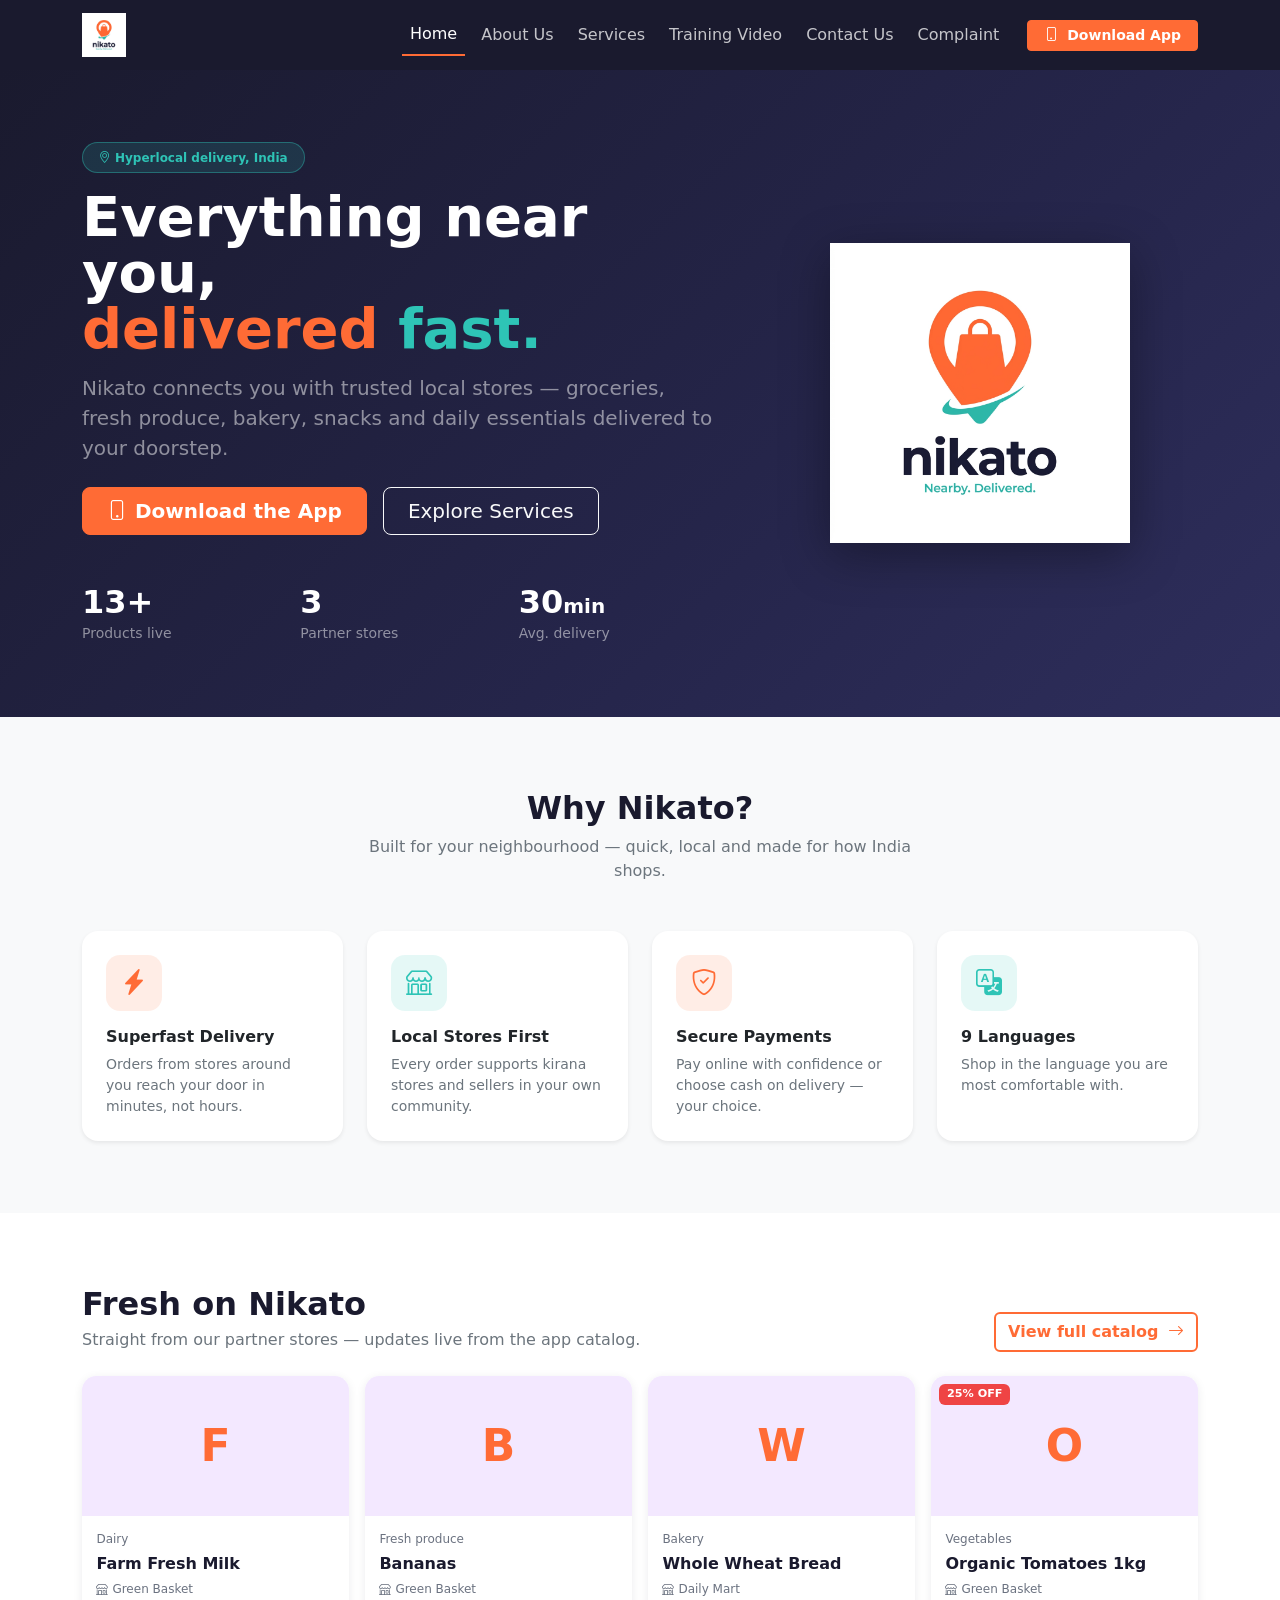
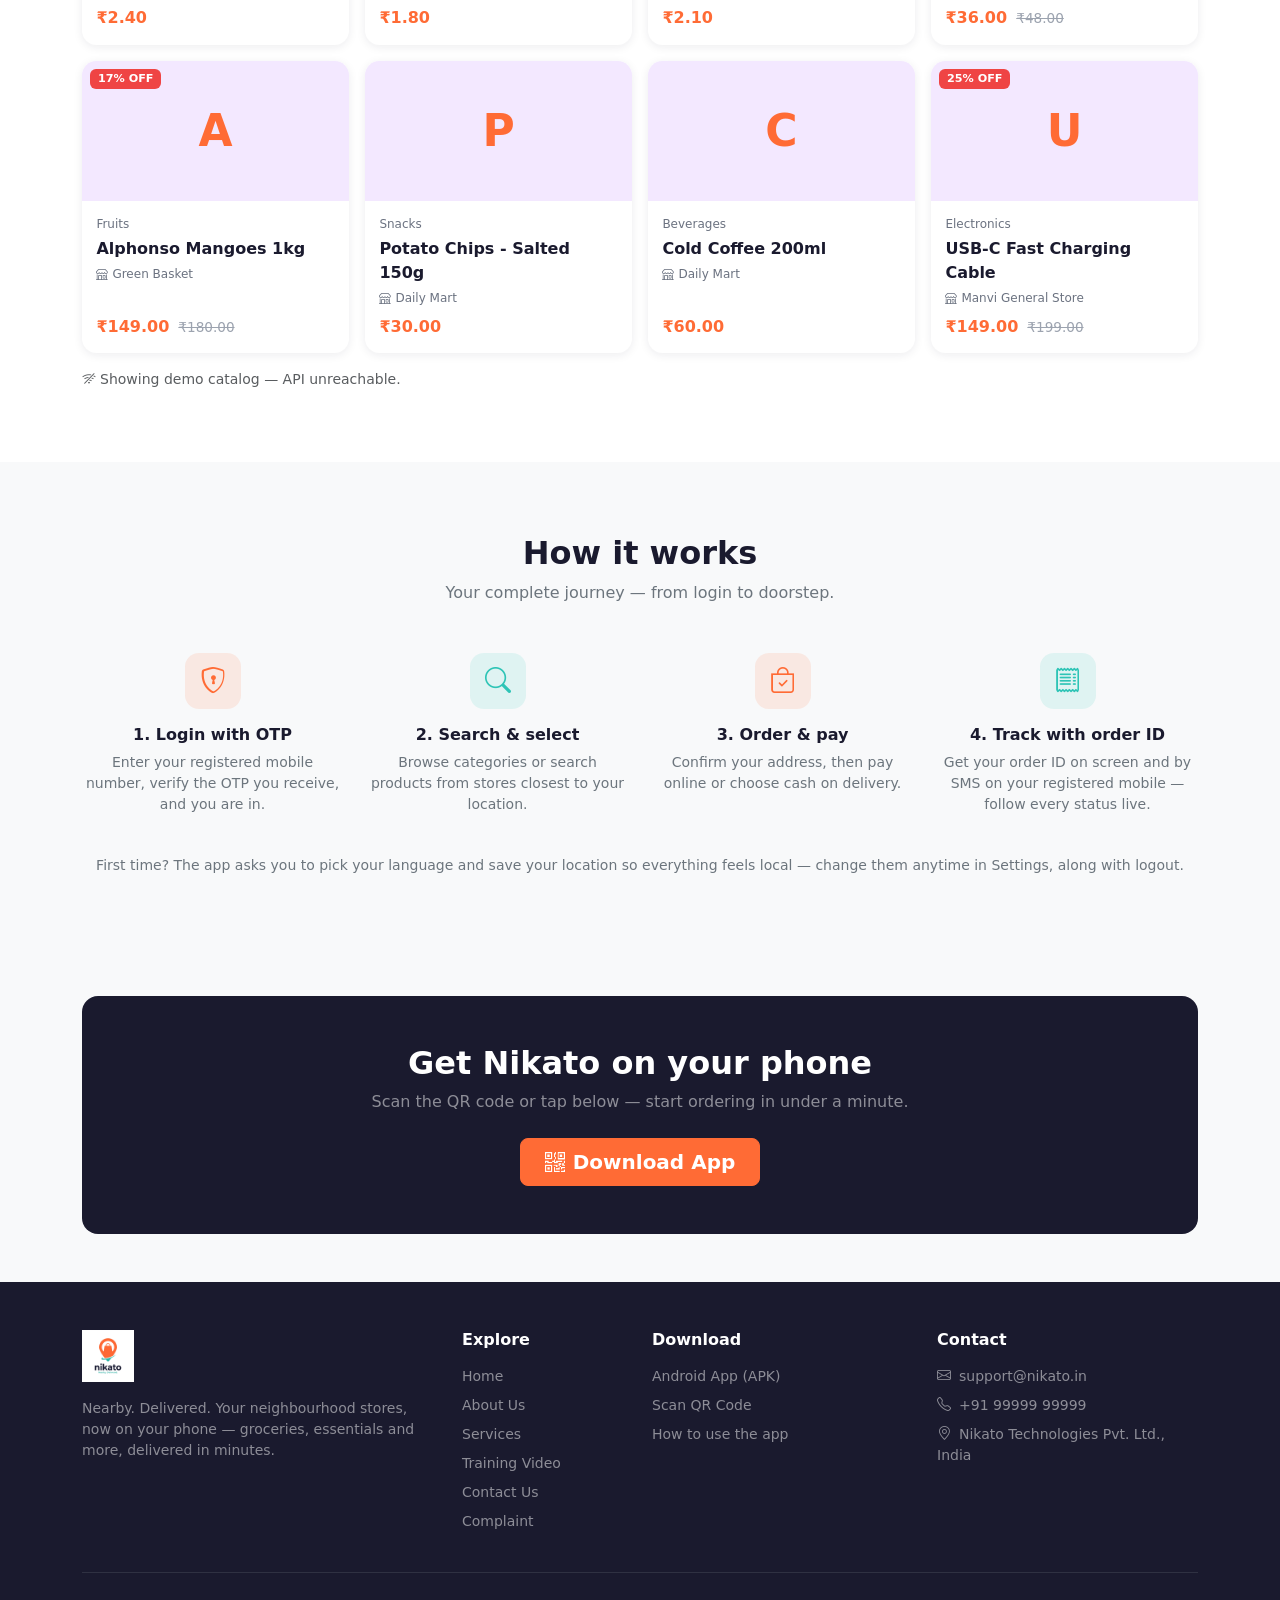
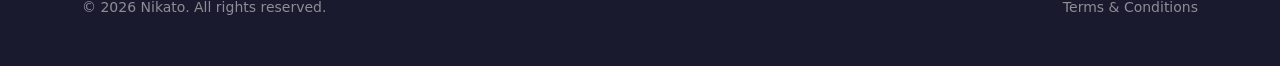
<file: index.html>
<!DOCTYPE html>
<html lang="en">
<head>
  <meta charset="UTF-8">
  <meta name="viewport" content="width=device-width, initial-scale=1">
  <title>Nikato — Nearby. Delivered.</title>
  <meta name="description" content="Nikato delivers groceries, fresh produce and daily essentials from stores near you — fast, local, reliable.">
  <link rel="icon" type="image/png" href="assets/logo.png">
  <link href="https://cdn.jsdelivr.net/npm/bootstrap@5.3.3/dist/css/bootstrap.min.css" rel="stylesheet">
  <link href="https://cdn.jsdelivr.net/npm/bootstrap-icons@1.11.3/font/bootstrap-icons.min.css" rel="stylesheet">
  <link href="css/style.css" rel="stylesheet">
</head>
<body>

  <div id="site-nav"></div>

  <!-- Hero -->
  <header class="hero">
    <div class="container py-5">
      <div class="row align-items-center g-5 py-4">
        <div class="col-lg-7">
          <span class="badge badge-soft rounded-pill px-3 py-2 mb-3">
            <i class="bi bi-geo-alt me-1"></i>Hyperlocal delivery, India
          </span>
          <h1 class="display-4 fw-bold lh-1 mb-3">
            Everything near you,<br>
            <span class="text-brand">delivered</span> <span class="text-teal">fast.</span>
          </h1>
          <p class="lead text-white-50 mb-4">
            Nikato connects you with trusted local stores — groceries, fresh produce,
            bakery, snacks and daily essentials delivered to your doorstep.
          </p>
          <div class="d-flex flex-wrap gap-3">
            <a href="download.html" class="btn btn-brand btn-lg px-4">
              <i class="bi bi-phone me-2"></i>Download the App
            </a>
            <a href="services.html" class="btn btn-outline-light btn-lg px-4">Explore Services</a>
          </div>
          <div class="row mt-5 text-center text-lg-start">
            <div class="col-4">
              <h2 class="fw-bold mb-0">13+</h2>
              <small class="text-white-50">Products live</small>
            </div>
            <div class="col-4">
              <h2 class="fw-bold mb-0">3</h2>
              <small class="text-white-50">Partner stores</small>
            </div>
            <div class="col-4">
              <h2 class="fw-bold mb-0">30<span class="fs-5">min</span></h2>
              <small class="text-white-50">Avg. delivery</small>
            </div>
          </div>
        </div>
        <div class="col-lg-5 text-center">
          <img src="assets/logo.png" alt="Nikato logo" class="hero-logo img-fluid">
        </div>
      </div>
    </div>
  </header>

  <!-- Features -->
  <section class="py-5">
    <div class="container py-4">
      <div class="text-center mb-5">
        <h2 class="fw-bold">Why Nikato?</h2>
        <p class="text-secondary col-lg-6 mx-auto">Built for your neighbourhood — quick, local and made for how India shops.</p>
      </div>
      <div class="row g-4">
        <div class="col-md-6 col-lg-3 reveal">
          <div class="card card-feature shadow-sm">
            <div class="card-body p-4">
              <div class="icon-tile mb-3"><i class="bi bi-lightning-charge-fill"></i></div>
              <h3 class="h6 fw-bold">Superfast Delivery</h3>
              <p class="small text-secondary mb-0">Orders from stores around you reach your door in minutes, not hours.</p>
            </div>
          </div>
        </div>
        <div class="col-md-6 col-lg-3 reveal">
          <div class="card card-feature shadow-sm">
            <div class="card-body p-4">
              <div class="icon-tile teal mb-3"><i class="bi bi-shop"></i></div>
              <h3 class="h6 fw-bold">Local Stores First</h3>
              <p class="small text-secondary mb-0">Every order supports kirana stores and sellers in your own community.</p>
            </div>
          </div>
        </div>
        <div class="col-md-6 col-lg-3 reveal">
          <div class="card card-feature shadow-sm">
            <div class="card-body p-4">
              <div class="icon-tile mb-3"><i class="bi bi-shield-check"></i></div>
              <h3 class="h6 fw-bold">Secure Payments</h3>
              <p class="small text-secondary mb-0">Pay online with confidence or choose cash on delivery — your choice.</p>
            </div>
          </div>
        </div>
        <div class="col-md-6 col-lg-3 reveal">
          <div class="card card-feature shadow-sm">
            <div class="card-body p-4">
              <div class="icon-tile teal mb-3"><i class="bi bi-translate"></i></div>
              <h3 class="h6 fw-bold">9 Languages</h3>
              <p class="small text-secondary mb-0">Shop in the language you are most comfortable with.</p>
            </div>
          </div>
        </div>
      </div>
    </div>
  </section>

  <!-- Featured products (live from API) -->
  <section class="py-5 bg-white">
    <div class="container py-4">
      <div class="d-flex flex-wrap justify-content-between align-items-end gap-2 mb-4">
        <div>
          <h2 class="fw-bold mb-1">Fresh on Nikato</h2>
          <p class="text-secondary mb-0">Straight from our partner stores — updates live from the app catalog.</p>
        </div>
        <a href="services.html" class="btn btn-outline-brand">View full catalog <i class="bi bi-arrow-right ms-1"></i></a>
      </div>
      <div class="row g-3" data-products data-limit="8">
        <div class="col-12">
          <div class="spinner-overlay text-brand">
            <div class="spinner-border" role="status"><span class="visually-hidden">Loading products…</span></div>
          </div>
        </div>
      </div>
    </div>
  </section>

  <!-- How it works -->
  <section class="py-5">
    <div class="container py-4">
      <div class="text-center mb-5">
        <h2 class="fw-bold">How it works</h2>
        <p class="text-secondary">Your complete journey — from login to doorstep.</p>
      </div>
      <div class="row g-4 text-center">
        <div class="col-md-6 col-lg-3 reveal">
          <div class="icon-tile mb-3"><i class="bi bi-shield-lock"></i></div>
          <h3 class="h6 fw-bold">1. Login with OTP</h3>
          <p class="small text-secondary">Enter your registered mobile number, verify the OTP you receive, and you are in.</p>
        </div>
        <div class="col-md-6 col-lg-3 reveal">
          <div class="icon-tile teal mb-3"><i class="bi bi-search"></i></div>
          <h3 class="h6 fw-bold">2. Search &amp; select</h3>
          <p class="small text-secondary">Browse categories or search products from stores closest to your location.</p>
        </div>
        <div class="col-md-6 col-lg-3 reveal">
          <div class="icon-tile mb-3"><i class="bi bi-bag-check"></i></div>
          <h3 class="h6 fw-bold">3. Order &amp; pay</h3>
          <p class="small text-secondary">Confirm your address, then pay online or choose cash on delivery.</p>
        </div>
        <div class="col-md-6 col-lg-3 reveal">
          <div class="icon-tile teal mb-3"><i class="bi bi-receipt"></i></div>
          <h3 class="h6 fw-bold">4. Track with order ID</h3>
          <p class="small text-secondary">Get your order ID on screen and by SMS on your registered mobile — follow every status live.</p>
        </div>
      </div>
      <p class="text-center small text-secondary mt-4 mb-0">
        First time? The app asks you to pick your language and save your location so everything feels local —
        change them anytime in Settings, along with logout.
      </p>
    </div>
  </section>

  <!-- Download CTA -->
  <section class="py-5">
    <div class="container">
      <div class="bg-navy text-white rounded-4 p-5 text-center reveal">
        <h2 class="fw-bold mb-2">Get Nikato on your phone</h2>
        <p class="text-white-50 mb-4">Scan the QR code or tap below — start ordering in under a minute.</p>
        <a href="download.html" class="btn btn-brand btn-lg px-4">
          <i class="bi bi-qr-code me-2"></i>Download App
        </a>
      </div>
    </div>
  </section>

  <div id="site-footer"></div>

  <script src="https://cdn.jsdelivr.net/npm/bootstrap@5.3.3/dist/js/bootstrap.bundle.min.js"></script>
  <script src="js/config.js"></script>
  <script src="js/main.js"></script>
  <script src="js/products.js"></script>
</body>
</html>
</file>
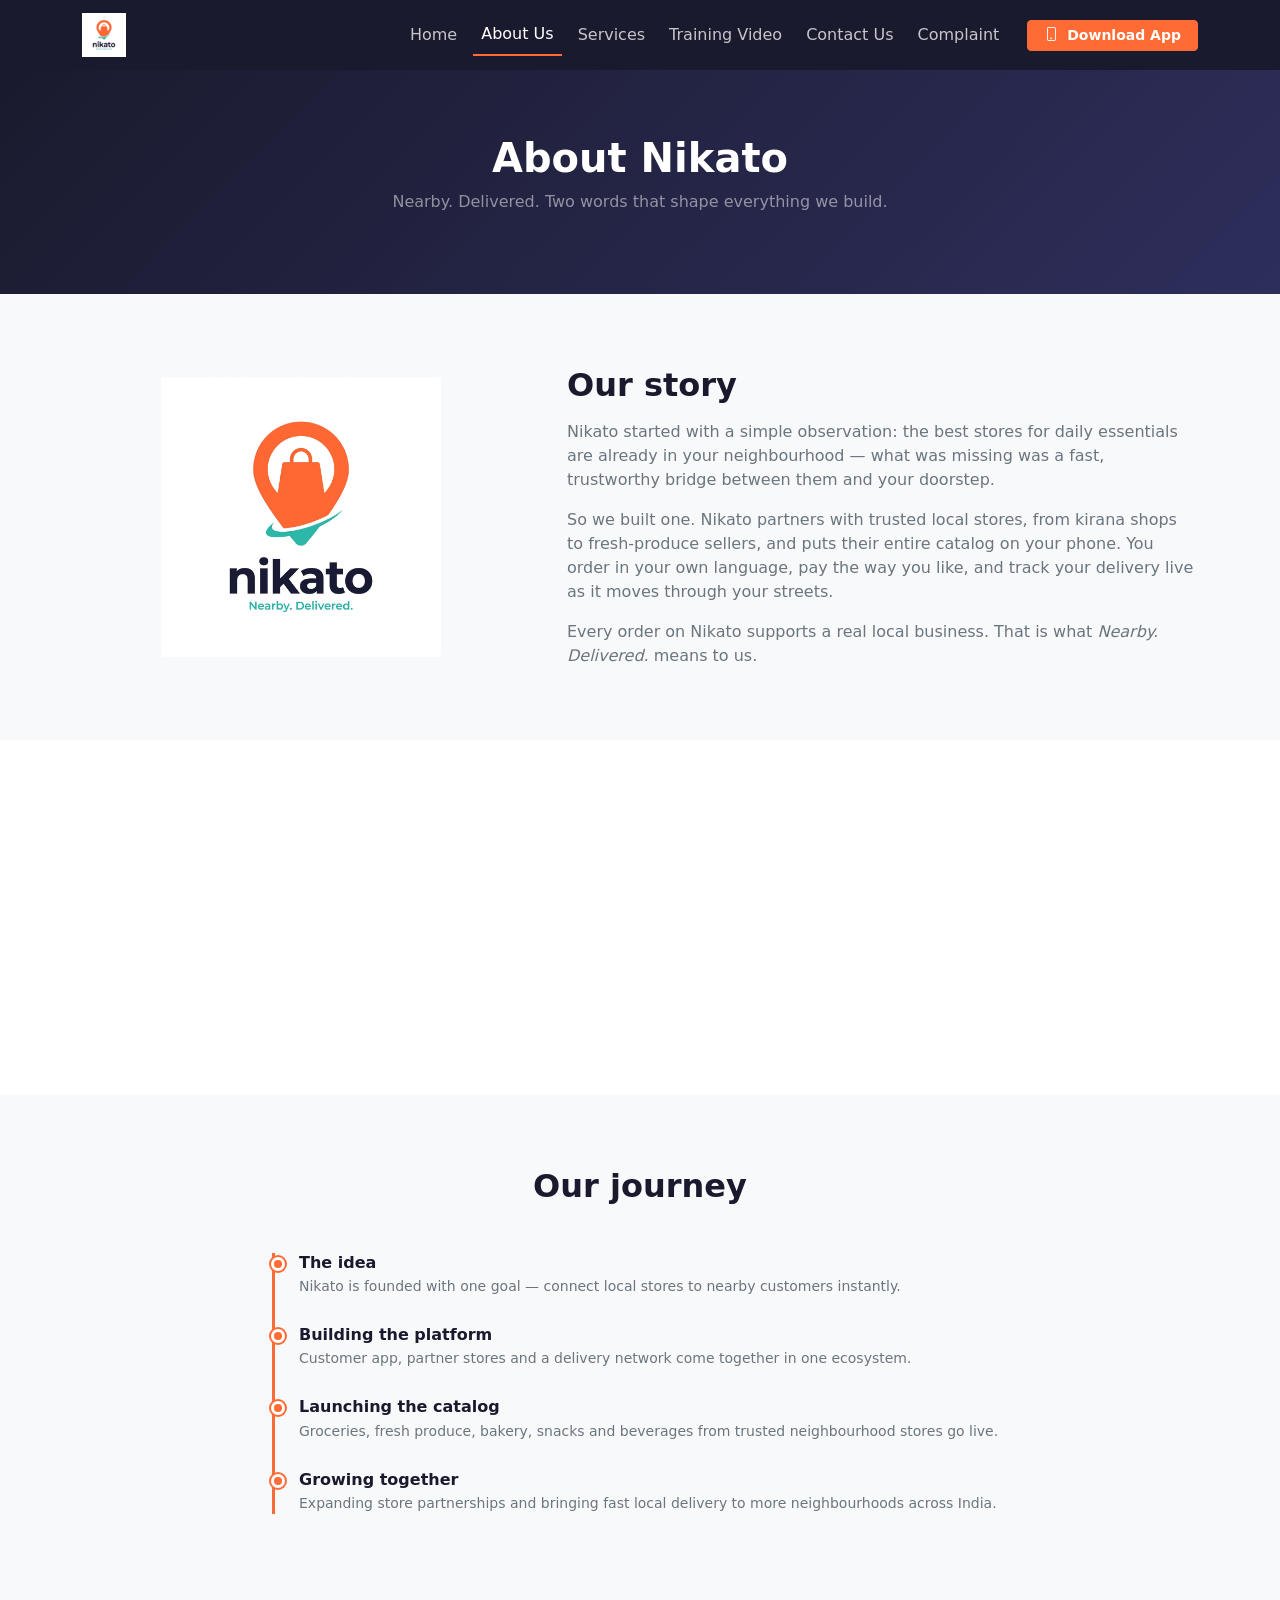
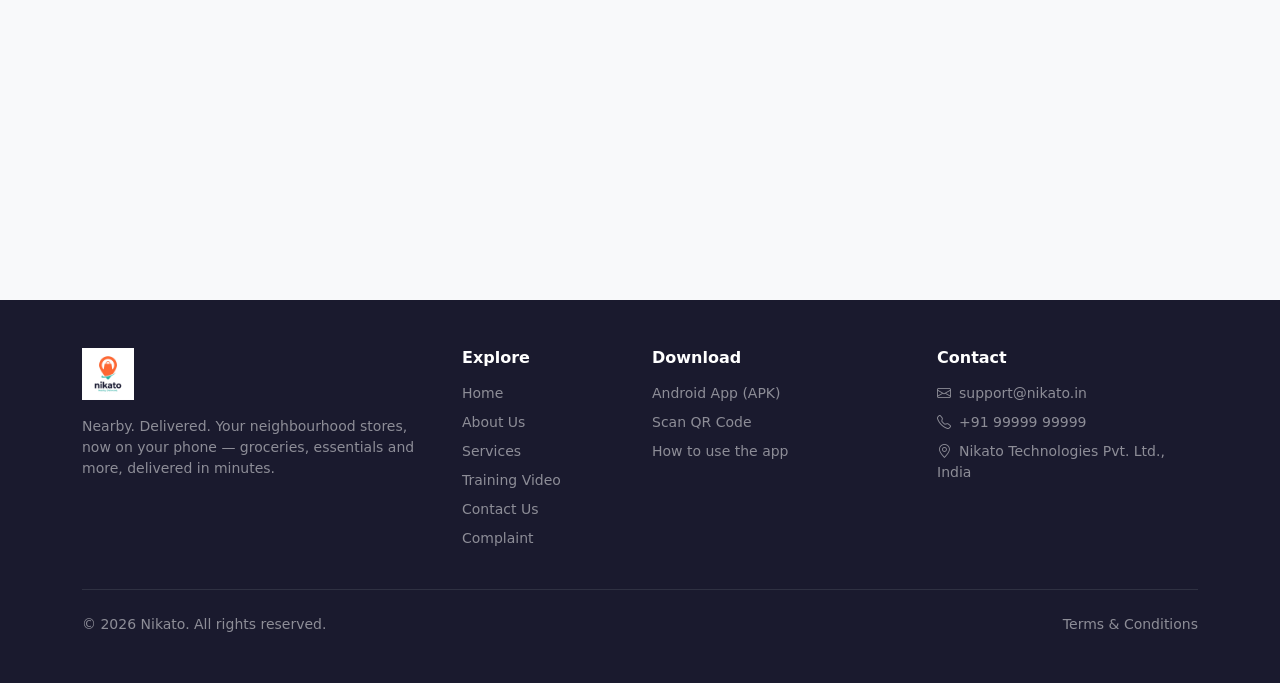
<file: about.html>
<!DOCTYPE html>
<html lang="en">
<head>
  <meta charset="UTF-8">
  <meta name="viewport" content="width=device-width, initial-scale=1">
  <title>About Us — Nikato</title>
  <meta name="description" content="The story behind Nikato — hyperlocal delivery built for Indian neighbourhoods.">
  <link rel="icon" type="image/png" href="assets/logo.png">
  <link href="https://cdn.jsdelivr.net/npm/bootstrap@5.3.3/dist/css/bootstrap.min.css" rel="stylesheet">
  <link href="https://cdn.jsdelivr.net/npm/bootstrap-icons@1.11.3/font/bootstrap-icons.min.css" rel="stylesheet">
  <link href="css/style.css" rel="stylesheet">
</head>
<body>

  <div id="site-nav"></div>

  <header class="page-header text-center">
    <div class="container">
      <h1 class="fw-bold mb-2">About Nikato</h1>
      <p class="text-white-50 col-lg-6 mx-auto">Nearby. Delivered. Two words that shape everything we build.</p>
    </div>
  </header>

  <!-- Story -->
  <section class="py-5">
    <div class="container py-4">
      <div class="row align-items-center g-5">
        <div class="col-lg-5 text-center">
          <img src="assets/logo.png" alt="Nikato logo" class="img-fluid" style="max-height:280px">
        </div>
        <div class="col-lg-7">
          <h2 class="fw-bold mb-3">Our story</h2>
          <p class="text-secondary">
            Nikato started with a simple observation: the best stores for daily essentials are
            already in your neighbourhood — what was missing was a fast, trustworthy bridge
            between them and your doorstep.
          </p>
          <p class="text-secondary">
            So we built one. Nikato partners with trusted local stores, from kirana shops to
            fresh-produce sellers, and puts their entire catalog on your phone. You order in
            your own language, pay the way you like, and track your delivery live as it moves
            through your streets.
          </p>
          <p class="text-secondary mb-0">
            Every order on Nikato supports a real local business. That is what
            <em>Nearby. Delivered.</em> means to us.
          </p>
        </div>
      </div>
    </div>
  </section>

  <!-- Mission / Vision / Values -->
  <section class="py-5 bg-white">
    <div class="container py-4">
      <div class="row g-4">
        <div class="col-md-4 reveal">
          <div class="card card-feature shadow-sm">
            <div class="card-body p-4">
              <div class="icon-tile mb-3"><i class="bi bi-bullseye"></i></div>
              <h3 class="h6 fw-bold">Our Mission</h3>
              <p class="small text-secondary mb-0">Make everyday essentials reach every Indian doorstep quickly, affordably and reliably.</p>
            </div>
          </div>
        </div>
        <div class="col-md-4 reveal">
          <div class="card card-feature shadow-sm">
            <div class="card-body p-4">
              <div class="icon-tile teal mb-3"><i class="bi bi-eye"></i></div>
              <h3 class="h6 fw-bold">Our Vision</h3>
              <p class="small text-secondary mb-0">A future where every local store is digitally empowered and every neighbourhood is self-sufficient.</p>
            </div>
          </div>
        </div>
        <div class="col-md-4 reveal">
          <div class="card card-feature shadow-sm">
            <div class="card-body p-4">
              <div class="icon-tile mb-3"><i class="bi bi-heart"></i></div>
              <h3 class="h6 fw-bold">Our Values</h3>
              <p class="small text-secondary mb-0">Local first, honesty in every transaction, and respect for every customer and partner.</p>
            </div>
          </div>
        </div>
      </div>
    </div>
  </section>

  <!-- Timeline -->
  <section class="py-5">
    <div class="container py-4">
      <div class="row">
        <div class="col-lg-8 mx-auto">
          <h2 class="fw-bold text-center mb-5">Our journey</h2>
          <div class="timeline">
            <div class="timeline-item">
              <h3 class="h6 fw-bold mb-1">The idea</h3>
              <p class="small text-secondary mb-0">Nikato is founded with one goal — connect local stores to nearby customers instantly.</p>
            </div>
            <div class="timeline-item">
              <h3 class="h6 fw-bold mb-1">Building the platform</h3>
              <p class="small text-secondary mb-0">Customer app, partner stores and a delivery network come together in one ecosystem.</p>
            </div>
            <div class="timeline-item">
              <h3 class="h6 fw-bold mb-1">Launching the catalog</h3>
              <p class="small text-secondary mb-0">Groceries, fresh produce, bakery, snacks and beverages from trusted neighbourhood stores go live.</p>
            </div>
            <div class="timeline-item">
              <h3 class="h6 fw-bold mb-1">Growing together</h3>
              <p class="small text-secondary mb-0">Expanding store partnerships and bringing fast local delivery to more neighbourhoods across India.</p>
            </div>
          </div>
        </div>
      </div>
    </div>
  </section>

  <!-- CTA -->
  <section class="pb-5">
    <div class="container">
      <div class="bg-navy text-white rounded-4 p-5 text-center reveal">
        <h2 class="fw-bold mb-2">Experience Nikato yourself</h2>
        <p class="text-white-50 mb-4">Download the app and order from stores near you today.</p>
        <a href="download.html" class="btn btn-brand btn-lg px-4"><i class="bi bi-download me-2"></i>Download App</a>
      </div>
    </div>
  </section>

  <div id="site-footer"></div>

  <script src="https://cdn.jsdelivr.net/npm/bootstrap@5.3.3/dist/js/bootstrap.bundle.min.js"></script>
  <script src="js/config.js"></script>
  <script src="js/main.js"></script>
</body>
</html>
</file>
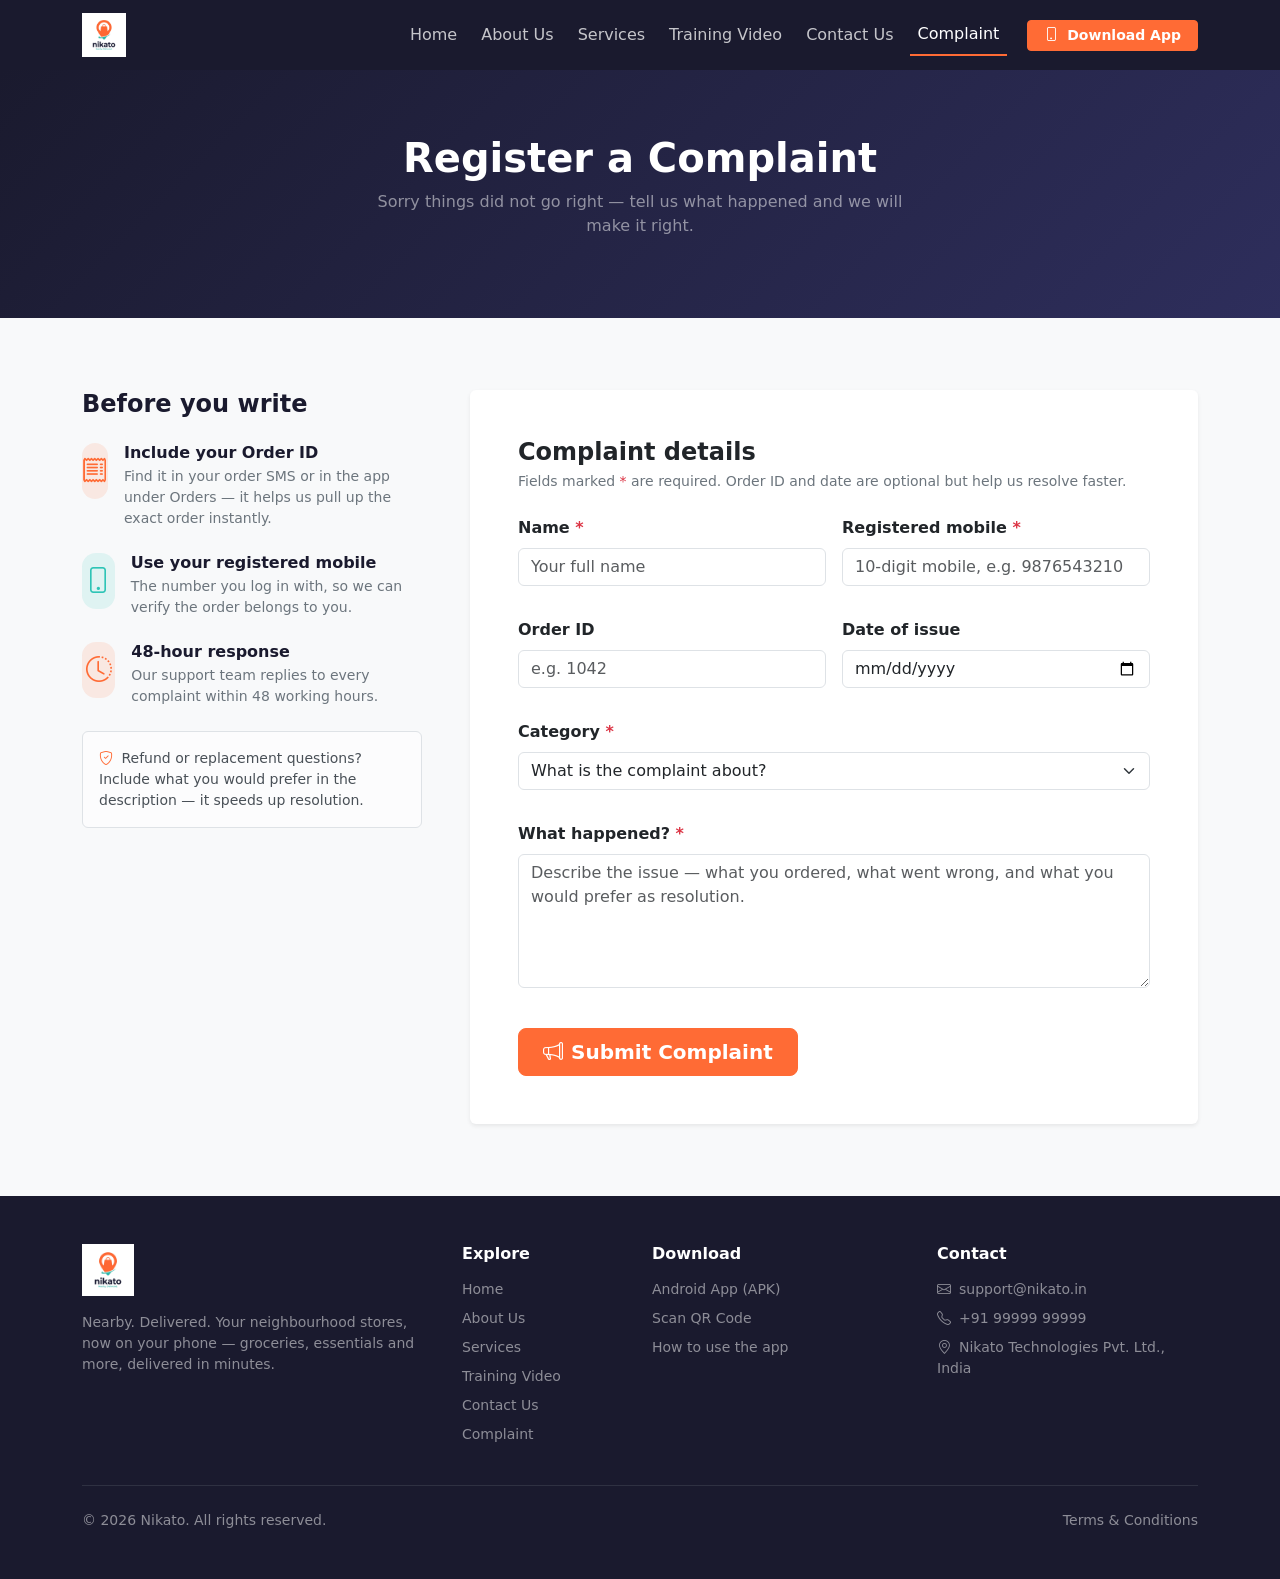
<file: complaint.html>
<!DOCTYPE html>
<html lang="en">
<head>
  <meta charset="UTF-8">
  <meta name="viewport" content="width=device-width, initial-scale=1">
  <title>Register a Complaint — Nikato</title>
  <meta name="description" content="Not happy with an order, delivery, product or payment? Register a complaint with the Nikato team and we will make it right.">
  <link rel="icon" type="image/png" href="assets/logo.png">
  <link href="https://cdn.jsdelivr.net/npm/bootstrap@5.3.3/dist/css/bootstrap.min.css" rel="stylesheet">
  <link href="https://cdn.jsdelivr.net/npm/bootstrap-icons@1.11.3/font/bootstrap-icons.min.css" rel="stylesheet">
  <link href="css/style.css" rel="stylesheet">
</head>
<body>

  <div id="site-nav"></div>

  <header class="page-header text-center">
    <div class="container">
      <h1 class="fw-bold mb-2">Register a Complaint</h1>
      <p class="text-white-50 col-lg-6 mx-auto">Sorry things did not go right — tell us what happened and we will make it right.</p>
    </div>
  </header>

  <section class="py-5">
    <div class="container py-4">
      <div class="row g-5">

        <!-- Help panel -->
        <div class="col-lg-4">
          <h2 class="h4 fw-bold mb-4">Before you write</h2>
          <div class="d-flex gap-3 mb-4">
            <div class="icon-tile"><i class="bi bi-receipt"></i></div>
            <div>
              <h3 class="h6 fw-bold mb-1">Include your Order ID</h3>
              <p class="small text-secondary mb-0">Find it in your order SMS or in the app under Orders — it helps us pull up the exact order instantly.</p>
            </div>
          </div>
          <div class="d-flex gap-3 mb-4">
            <div class="icon-tile teal"><i class="bi bi-phone"></i></div>
            <div>
              <h3 class="h6 fw-bold mb-1">Use your registered mobile</h3>
              <p class="small text-secondary mb-0">The number you log in with, so we can verify the order belongs to you.</p>
            </div>
          </div>
          <div class="d-flex gap-3 mb-4">
            <div class="icon-tile"><i class="bi bi-clock-history"></i></div>
            <div>
              <h3 class="h6 fw-bold mb-1">48-hour response</h3>
              <p class="small text-secondary mb-0">Our support team replies to every complaint within 48 working hours.</p>
            </div>
          </div>
          <div class="alert alert-light border small mb-0">
            <i class="bi bi-shield-check me-1 brand-text"></i>
            Refund or replacement questions? Include what you would prefer in the description — it speeds up resolution.
          </div>
        </div>

        <!-- Form -->
        <div class="col-lg-8">
          <div class="card border-0 shadow-sm">
            <div class="card-body p-4 p-md-5">
              <h2 class="h4 fw-bold mb-1">Complaint details</h2>
              <p class="text-secondary small mb-4">Fields marked <span class="text-danger">*</span> are required. Order ID and date are optional but help us resolve faster.</p>

              <div id="complaint-success" class="alert alert-success d-none">
                <i class="bi bi-check-circle me-2"></i>Thank you! Your mail app has been opened with your complaint pre-filled — just press send.
              </div>

              <form id="complaint-form" novalidate>
                <div class="row g-3">
                  <div class="col-md-6 mb-3">
                    <label for="complaint-name" class="form-label fw-semibold">Name <span class="text-danger">*</span></label>
                    <input type="text" class="form-control" id="complaint-name" name="name" placeholder="Your full name" required>
                    <div class="invalid-feedback">Please enter your name.</div>
                  </div>
                  <div class="col-md-6 mb-3">
                    <label for="complaint-phone" class="form-label fw-semibold">Registered mobile <span class="text-danger">*</span></label>
                    <input type="tel" class="form-control" id="complaint-phone" name="phone" placeholder="10-digit mobile, e.g. 9876543210" inputmode="numeric" maxlength="10" required>
                    <div class="invalid-feedback">Enter a valid 10-digit Indian mobile number.</div>
                  </div>
                  <div class="col-md-6 mb-3">
                    <label for="complaint-order-id" class="form-label fw-semibold">Order ID</label>
                    <input type="number" class="form-control" id="complaint-order-id" name="orderId" placeholder="e.g. 1042" inputmode="numeric" min="1">
                    <div class="invalid-feedback">Order ID should be a number (see your order SMS).</div>
                  </div>
                  <div class="col-md-6 mb-3">
                    <label for="complaint-date" class="form-label fw-semibold">Date of issue</label>
                    <input type="date" class="form-control" id="complaint-date" name="date">
                    <div class="invalid-feedback">Date cannot be in the future.</div>
                  </div>
                  <div class="col-12 mb-3">
                    <label for="complaint-category" class="form-label fw-semibold">Category <span class="text-danger">*</span></label>
                    <select class="form-select" id="complaint-category" name="category" required>
                      <option value="" selected disabled>What is the complaint about?</option>
                      <option value="Order issue">Order issue — late, missing or wrong items</option>
                      <option value="Delivery">Delivery — rider behaviour or address problem</option>
                      <option value="Product quality">Product quality — damaged, expired or stale</option>
                      <option value="Payment / refund">Payment or refund issue</option>
                      <option value="App / technical">App or technical problem</option>
                      <option value="Other">Other</option>
                    </select>
                    <div class="invalid-feedback">Please choose a category.</div>
                  </div>
                  <div class="col-12 mb-4">
                    <label for="complaint-message" class="form-label fw-semibold">What happened? <span class="text-danger">*</span></label>
                    <textarea class="form-control" id="complaint-message" name="message" rows="5"
                              placeholder="Describe the issue — what you ordered, what went wrong, and what you would prefer as resolution." required></textarea>
                    <div class="invalid-feedback">Please describe the issue in at least 15 characters.</div>
                  </div>
                  <div class="col-12">
                    <button type="submit" class="btn btn-brand btn-lg px-4">
                      <i class="bi bi-megaphone me-2"></i>Submit Complaint
                    </button>
                  </div>
                </div>
              </form>
            </div>
          </div>
        </div>

      </div>
    </div>
  </section>

  <div id="site-footer"></div>

  <script src="https://cdn.jsdelivr.net/npm/bootstrap@5.3.3/dist/js/bootstrap.bundle.min.js"></script>
  <script src="js/config.js"></script>
  <script src="js/main.js"></script>
  <script src="js/complaint.js"></script>
</body>
</html>
</file>
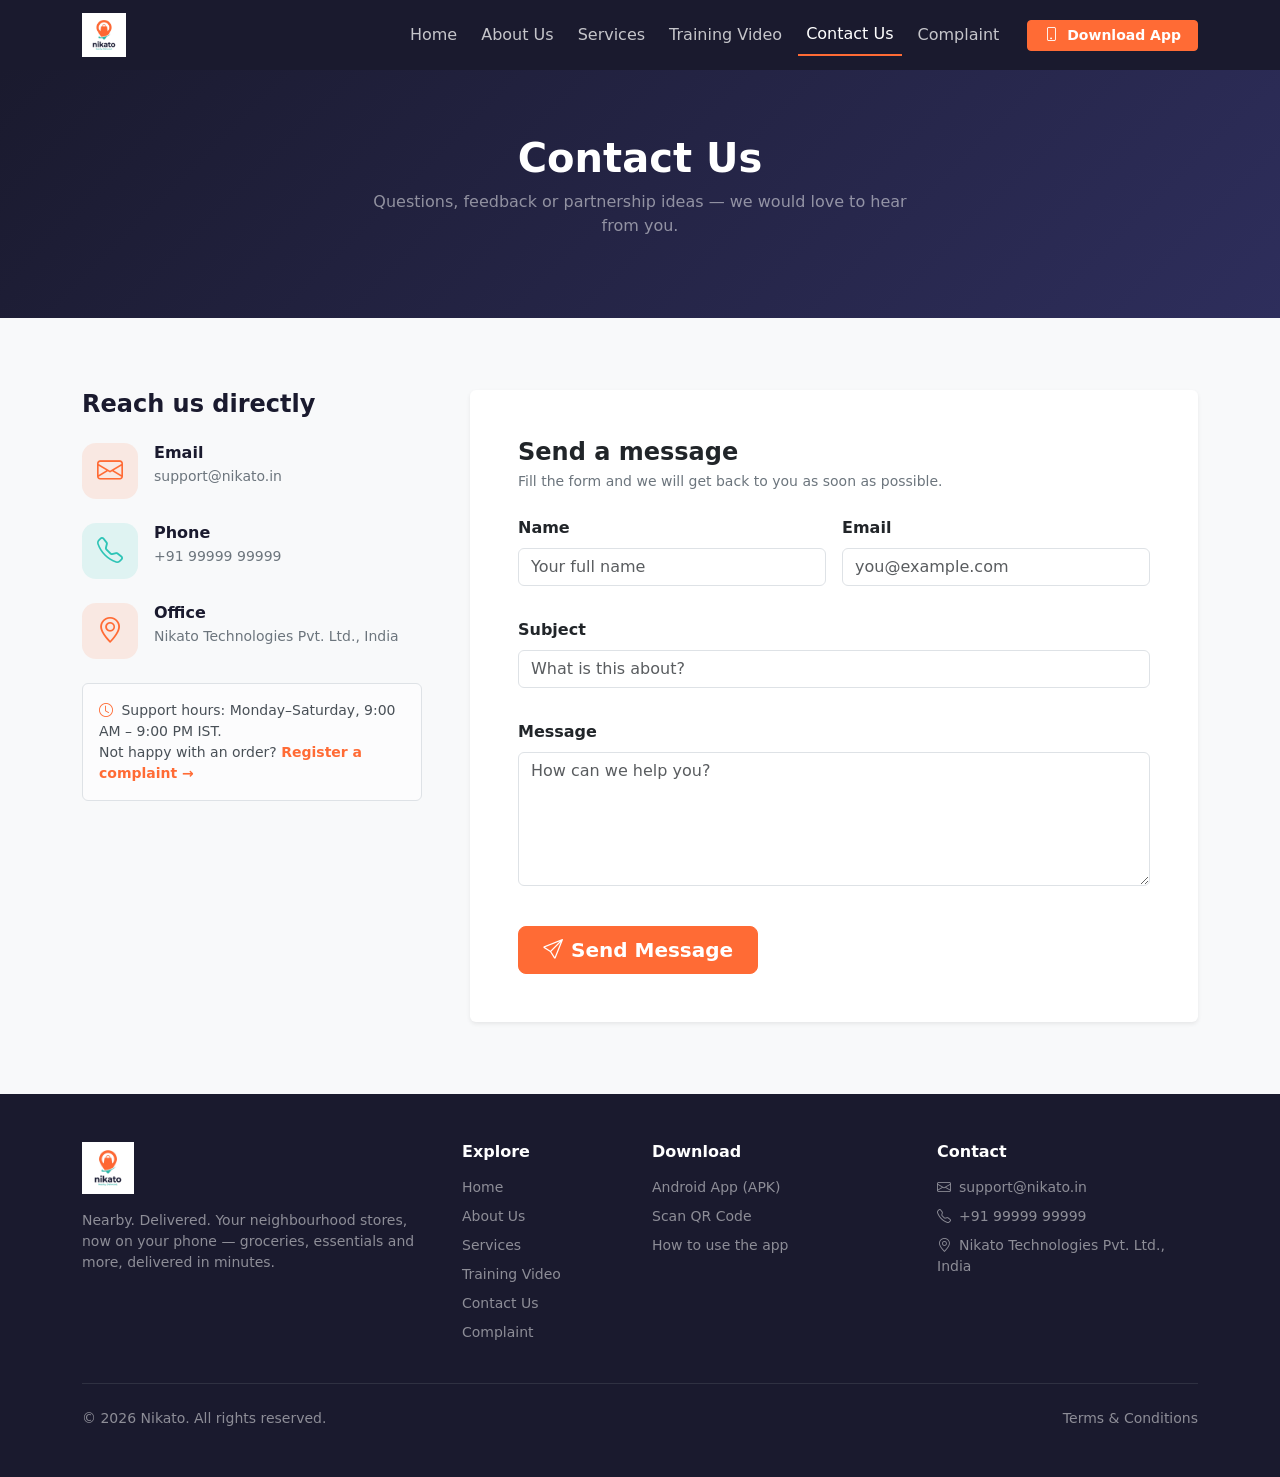
<file: contact.html>
<!DOCTYPE html>
<html lang="en">
<head>
  <meta charset="UTF-8">
  <meta name="viewport" content="width=device-width, initial-scale=1">
  <title>Contact Us — Nikato</title>
  <meta name="description" content="Get in touch with the Nikato team — support, partnerships and feedback.">
  <link rel="icon" type="image/png" href="assets/logo.png">
  <link href="https://cdn.jsdelivr.net/npm/bootstrap@5.3.3/dist/css/bootstrap.min.css" rel="stylesheet">
  <link href="https://cdn.jsdelivr.net/npm/bootstrap-icons@1.11.3/font/bootstrap-icons.min.css" rel="stylesheet">
  <link href="css/style.css" rel="stylesheet">
</head>
<body>

  <div id="site-nav"></div>

  <header class="page-header text-center">
    <div class="container">
      <h1 class="fw-bold mb-2">Contact Us</h1>
      <p class="text-white-50 col-lg-6 mx-auto">Questions, feedback or partnership ideas — we would love to hear from you.</p>
    </div>
  </header>

  <section class="py-5">
    <div class="container py-4">
      <div class="row g-5">

        <!-- Contact info -->
        <div class="col-lg-4">
          <h2 class="h4 fw-bold mb-4">Reach us directly</h2>
          <div class="d-flex gap-3 mb-4">
            <div class="icon-tile"><i class="bi bi-envelope"></i></div>
            <div>
              <h3 class="h6 fw-bold mb-1">Email</h3>
              <p class="small text-secondary mb-0" id="contact-email-text">support@nikato.in</p>
            </div>
          </div>
          <div class="d-flex gap-3 mb-4">
            <div class="icon-tile teal"><i class="bi bi-telephone"></i></div>
            <div>
              <h3 class="h6 fw-bold mb-1">Phone</h3>
              <p class="small text-secondary mb-0" id="contact-phone-text">+91 99999 99999</p>
            </div>
          </div>
          <div class="d-flex gap-3 mb-4">
            <div class="icon-tile"><i class="bi bi-geo-alt"></i></div>
            <div>
              <h3 class="h6 fw-bold mb-1">Office</h3>
              <p class="small text-secondary mb-0" id="contact-address-text">Nikato Technologies Pvt. Ltd., India</p>
            </div>
          </div>
          <div class="alert alert-light border small mb-0">
            <i class="bi bi-clock me-1 brand-text"></i>
            Support hours: Monday–Saturday, 9:00 AM – 9:00 PM IST.
            <br>Not happy with an order?
            <a href="complaint.html" class="fw-semibold text-decoration-none brand-text">Register a complaint →</a>
          </div>
        </div>

        <!-- Form -->
        <div class="col-lg-8">
          <div class="card border-0 shadow-sm">
            <div class="card-body p-4 p-md-5">
              <h2 class="h4 fw-bold mb-1">Send a message</h2>
              <p class="text-secondary small mb-4">Fill the form and we will get back to you as soon as possible.</p>

              <div id="contact-success" class="alert alert-success d-none">
                <i class="bi bi-check-circle me-2"></i>Thank you! Your mail app has been opened with your message pre-filled.
              </div>

              <form id="contact-form" novalidate>
                <div class="row g-3">
                  <div class="col-md-6 mb-3">
                    <label for="contact-name" class="form-label fw-semibold">Name</label>
                    <input type="text" class="form-control" id="contact-name" name="name" placeholder="Your full name" required>
                    <div class="invalid-feedback">Please enter your name.</div>
                  </div>
                  <div class="col-md-6 mb-3">
                    <label for="contact-email" class="form-label fw-semibold">Email</label>
                    <input type="email" class="form-control" id="contact-email" name="email" placeholder="you@example.com" required>
                    <div class="invalid-feedback">Please enter a valid email address.</div>
                  </div>
                  <div class="col-12 mb-3">
                    <label for="contact-subject" class="form-label fw-semibold">Subject</label>
                    <input type="text" class="form-control" id="contact-subject" name="subject" placeholder="What is this about?" required>
                    <div class="invalid-feedback">Please add a short subject.</div>
                  </div>
                  <div class="col-12 mb-4">
                    <label for="contact-message" class="form-label fw-semibold">Message</label>
                    <textarea class="form-control" id="contact-message" name="message" rows="5"
                              placeholder="How can we help you?" required></textarea>
                    <div class="invalid-feedback">Message should be at least 10 characters.</div>
                  </div>
                  <div class="col-12">
                    <button type="submit" class="btn btn-brand btn-lg px-4">
                      <i class="bi bi-send me-2"></i>Send Message
                    </button>
                  </div>
                </div>
              </form>
            </div>
          </div>
        </div>

      </div>
    </div>
  </section>

  <div id="site-footer"></div>

  <script src="https://cdn.jsdelivr.net/npm/bootstrap@5.3.3/dist/js/bootstrap.bundle.min.js"></script>
  <script src="js/config.js"></script>
  <script src="js/main.js"></script>
  <script src="js/contact.js"></script>
</body>
</html>
</file>
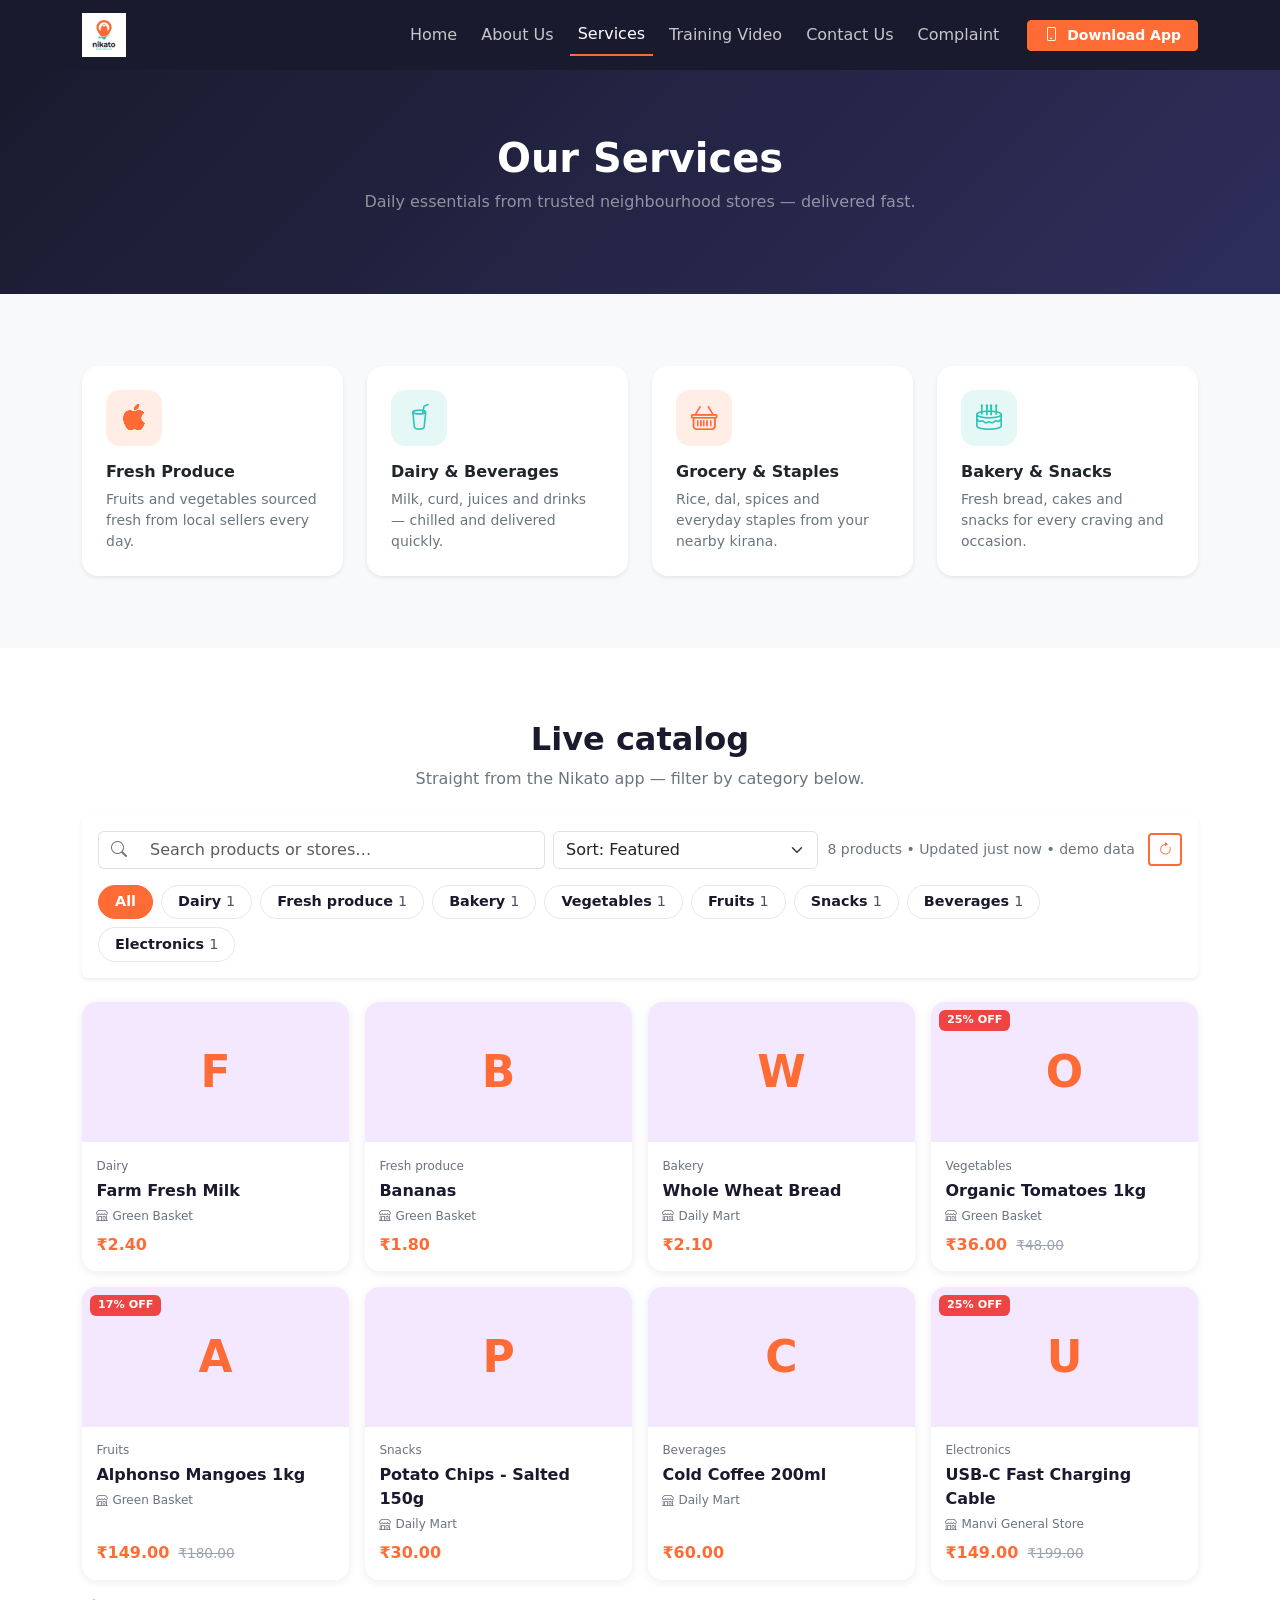
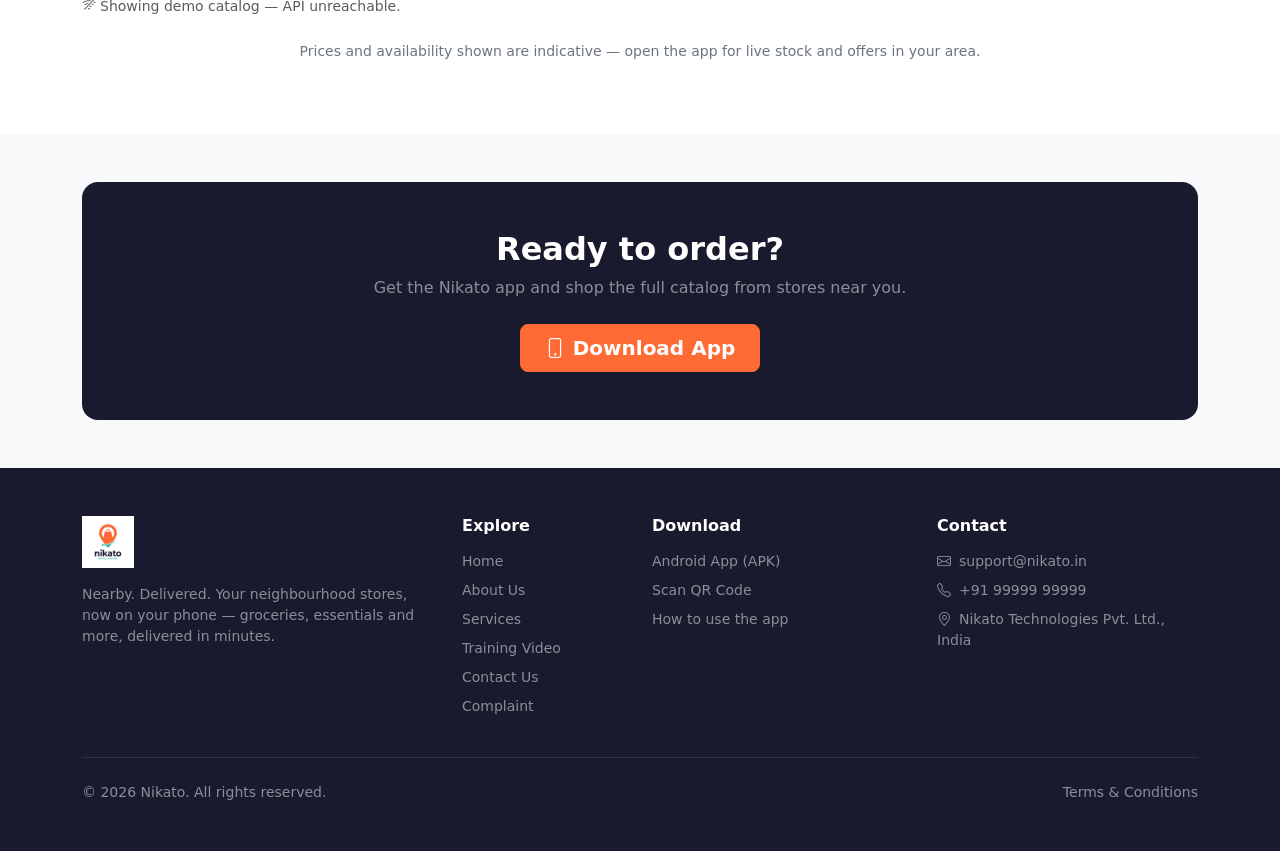
<file: services.html>
<!DOCTYPE html>
<html lang="en">
<head>
  <meta charset="UTF-8">
  <meta name="viewport" content="width=device-width, initial-scale=1">
  <title>Services — Nikato</title>
  <meta name="description" content="Browse everything Nikato delivers — groceries, fresh produce, bakery, snacks, beverages and more from local stores.">
  <link rel="icon" type="image/png" href="assets/logo.png">
  <link href="https://cdn.jsdelivr.net/npm/bootstrap@5.3.3/dist/css/bootstrap.min.css" rel="stylesheet">
  <link href="https://cdn.jsdelivr.net/npm/bootstrap-icons@1.11.3/font/bootstrap-icons.min.css" rel="stylesheet">
  <link href="css/style.css" rel="stylesheet">
</head>
<body>

  <div id="site-nav"></div>

  <header class="page-header text-center">
    <div class="container">
      <h1 class="fw-bold mb-2">Our Services</h1>
      <p class="text-white-50 col-lg-6 mx-auto">Daily essentials from trusted neighbourhood stores — delivered fast.</p>
    </div>
  </header>

  <!-- Service categories -->
  <section class="py-5">
    <div class="container py-4">
      <div class="row g-4">
        <div class="col-md-6 col-lg-3 reveal">
          <div class="card card-feature shadow-sm">
            <div class="card-body p-4">
              <div class="icon-tile mb-3"><i class="bi bi-apple"></i></div>
              <h3 class="h6 fw-bold">Fresh Produce</h3>
              <p class="small text-secondary mb-0">Fruits and vegetables sourced fresh from local sellers every day.</p>
            </div>
          </div>
        </div>
        <div class="col-md-6 col-lg-3 reveal">
          <div class="card card-feature shadow-sm">
            <div class="card-body p-4">
              <div class="icon-tile teal mb-3"><i class="bi bi-cup-straw"></i></div>
              <h3 class="h6 fw-bold">Dairy & Beverages</h3>
              <p class="small text-secondary mb-0">Milk, curd, juices and drinks — chilled and delivered quickly.</p>
            </div>
          </div>
        </div>
        <div class="col-md-6 col-lg-3 reveal">
          <div class="card card-feature shadow-sm">
            <div class="card-body p-4">
              <div class="icon-tile mb-3"><i class="bi bi-basket"></i></div>
              <h3 class="h6 fw-bold">Grocery & Staples</h3>
              <p class="small text-secondary mb-0">Rice, dal, spices and everyday staples from your nearby kirana.</p>
            </div>
          </div>
        </div>
        <div class="col-md-6 col-lg-3 reveal">
          <div class="card card-feature shadow-sm">
            <div class="card-body p-4">
              <div class="icon-tile teal mb-3"><i class="bi bi-cake2"></i></div>
              <h3 class="h6 fw-bold">Bakery & Snacks</h3>
              <p class="small text-secondary mb-0">Fresh bread, cakes and snacks for every craving and occasion.</p>
            </div>
          </div>
        </div>
      </div>
    </div>
  </section>

  <!-- Live catalog -->
  <section class="py-5 bg-white">
    <div class="container py-4">
      <div class="text-center mb-4">
        <h2 class="fw-bold">Live catalog</h2>
        <p class="text-secondary">Straight from the Nikato app — filter by category below.</p>
      </div>
      <div id="catalog">
        <div class="row g-3">
          <div class="col-12">
            <div class="spinner-overlay text-brand">
              <div class="spinner-border" role="status"><span class="visually-hidden">Loading catalog…</span></div>
            </div>
          </div>
        </div>
      </div>
      <p class="text-center text-secondary small mt-4 mb-0">
        Prices and availability shown are indicative — open the app for live stock and offers in your area.
      </p>
    </div>
  </section>

  <!-- CTA -->
  <section class="py-5">
    <div class="container">
      <div class="bg-navy text-white rounded-4 p-5 text-center reveal">
        <h2 class="fw-bold mb-2">Ready to order?</h2>
        <p class="text-white-50 mb-4">Get the Nikato app and shop the full catalog from stores near you.</p>
        <a href="download.html" class="btn btn-brand btn-lg px-4"><i class="bi bi-phone me-2"></i>Download App</a>
      </div>
    </div>
  </section>

  <div id="site-footer"></div>

  <script src="https://cdn.jsdelivr.net/npm/bootstrap@5.3.3/dist/js/bootstrap.bundle.min.js"></script>
  <script src="js/config.js"></script>
  <script src="js/main.js"></script>
  <script src="js/products.js"></script>
</body>
</html>
</file>
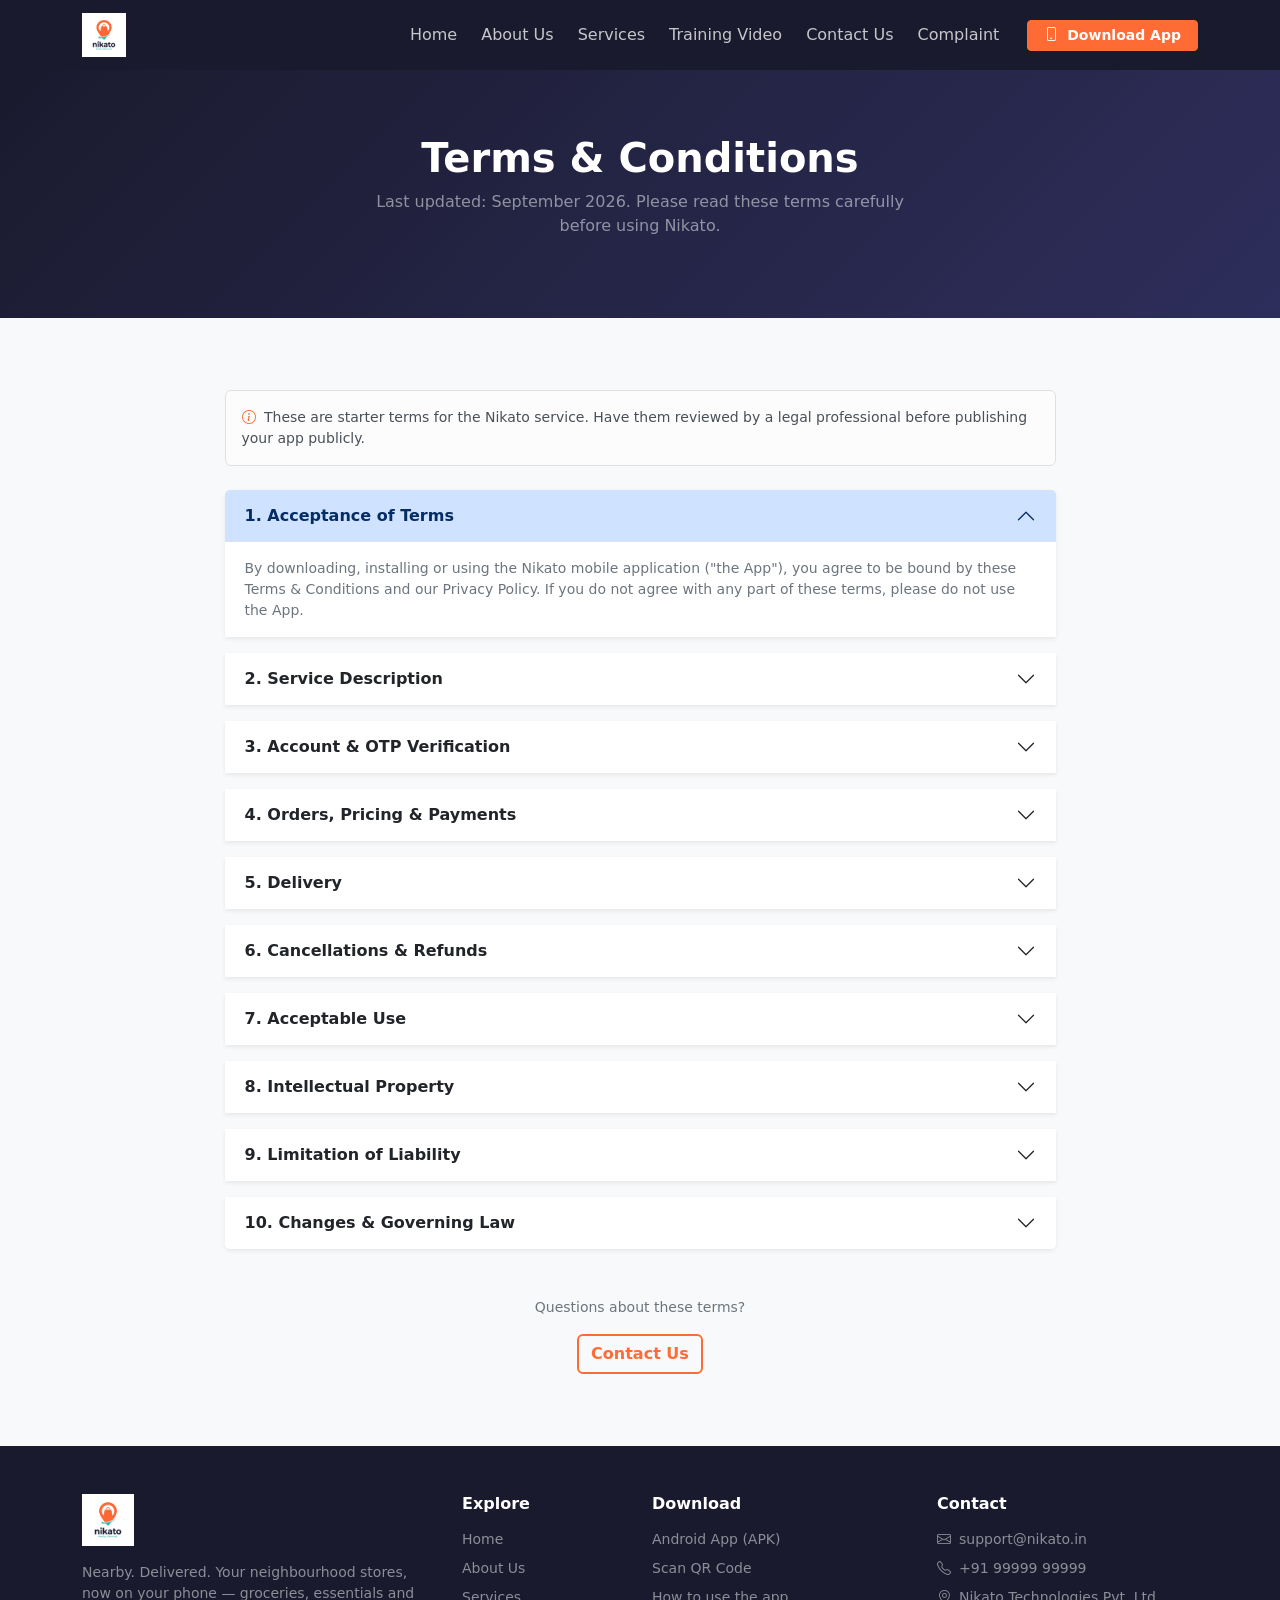
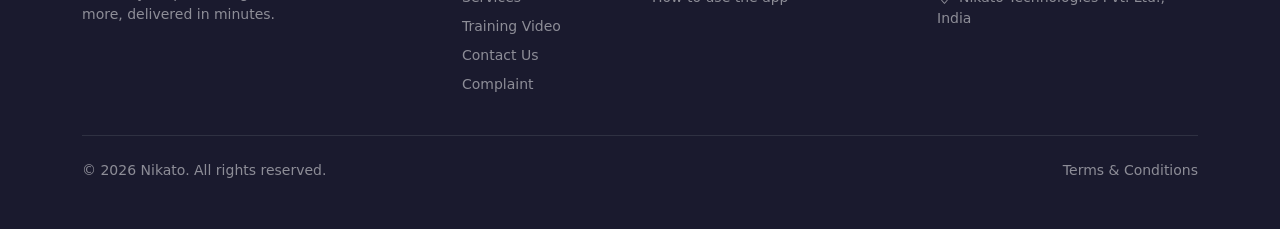
<file: terms.html>
<!DOCTYPE html>
<html lang="en">
<head>
  <meta charset="UTF-8">
  <meta name="viewport" content="width=device-width, initial-scale=1">
  <title>Terms &amp; Conditions — Nikato</title>
  <meta name="description" content="Terms and Conditions for using the Nikato app and services.">
  <link rel="icon" type="image/png" href="assets/logo.png">
  <link href="https://cdn.jsdelivr.net/npm/bootstrap@5.3.3/dist/css/bootstrap.min.css" rel="stylesheet">
  <link href="https://cdn.jsdelivr.net/npm/bootstrap-icons@1.11.3/font/bootstrap-icons.min.css" rel="stylesheet">
  <link href="css/style.css" rel="stylesheet">
</head>
<body>

  <div id="site-nav"></div>

  <header class="page-header text-center">
    <div class="container">
      <h1 class="fw-bold mb-2">Terms &amp; Conditions</h1>
      <p class="text-white-50 col-lg-6 mx-auto">Last updated: September 2026. Please read these terms carefully before using Nikato.</p>
    </div>
  </header>

  <section class="py-5">
    <div class="container py-4">
      <div class="row">
        <div class="col-lg-9 mx-auto">

          <div class="alert alert-light border mb-4 small">
            <i class="bi bi-info-circle me-1 brand-text"></i>
            These are starter terms for the Nikato service. Have them reviewed by a legal
            professional before publishing your app publicly.
          </div>

          <div class="accordion" id="termsAccordion">

            <div class="accordion-item border-0 shadow-sm mb-3">
              <h2 class="accordion-header">
                <button class="accordion-button fw-bold" type="button" data-bs-toggle="collapse" data-bs-target="#t1">
                  1. Acceptance of Terms
                </button>
              </h2>
              <div id="t1" class="accordion-collapse collapse show" data-bs-parent="#termsAccordion">
                <div class="accordion-body text-secondary small">
                  By downloading, installing or using the Nikato mobile application ("the App"), you agree to
                  be bound by these Terms &amp; Conditions and our Privacy Policy. If you do not agree with any
                  part of these terms, please do not use the App.
                </div>
              </div>
            </div>

            <div class="accordion-item border-0 shadow-sm mb-3">
              <h2 class="accordion-header">
                <button class="accordion-button collapsed fw-bold" type="button" data-bs-toggle="collapse" data-bs-target="#t2">
                  2. Service Description
                </button>
              </h2>
              <div id="t2" class="accordion-collapse collapse" data-bs-parent="#termsAccordion">
                <div class="accordion-body text-secondary small">
                  Nikato is a hyperlocal delivery platform that connects customers with local stores
                  ("Partner Stores") for the purchase and delivery of goods such as groceries, fresh produce,
                  bakery items, snacks and beverages. Nikato facilitates ordering and delivery; the sale of
                  goods is between you and the Partner Store.
                </div>
              </div>
            </div>

            <div class="accordion-item border-0 shadow-sm mb-3">
              <h2 class="accordion-header">
                <button class="accordion-button collapsed fw-bold" type="button" data-bs-toggle="collapse" data-bs-target="#t3">
                  3. Account &amp; OTP Verification
                </button>
              </h2>
              <div id="t3" class="accordion-collapse collapse" data-bs-parent="#termsAccordion">
                <div class="accordion-body text-secondary small">
                  You must provide a valid Indian mobile number to register. Accounts are verified via a
                  one-time password (OTP) sent to that number. You are responsible for maintaining the
                  confidentiality of your account and for all activity that occurs under it. One account
                  per mobile number is permitted.
                </div>
              </div>
            </div>

            <div class="accordion-item border-0 shadow-sm mb-3">
              <h2 class="accordion-header">
                <button class="accordion-button collapsed fw-bold" type="button" data-bs-toggle="collapse" data-bs-target="#t4">
                  4. Orders, Pricing &amp; Payments
                </button>
              </h2>
              <div id="t4" class="accordion-collapse collapse" data-bs-parent="#termsAccordion">
                <div class="accordion-body text-secondary small">
                  All prices are listed in Indian Rupees (₹) and may differ from in-store prices. Product
                  availability is subject to stock at the Partner Store. Payment can be made via supported
                  online payment methods or cash on delivery, as offered at checkout. An order is confirmed
                  once payment is successful or, for cash on delivery, once the store accepts the order.
                </div>
              </div>
            </div>

            <div class="accordion-item border-0 shadow-sm mb-3">
              <h2 class="accordion-header">
                <button class="accordion-button collapsed fw-bold" type="button" data-bs-toggle="collapse" data-bs-target="#t5">
                  5. Delivery
                </button>
              </h2>
              <div id="t5" class="accordion-collapse collapse" data-bs-parent="#termsAccordion">
                <div class="accordion-body text-secondary small">
                  Delivery is currently available within supported areas in India. Estimated delivery times
                  are indicative and may vary due to weather, traffic, store preparation time or other
                  factors beyond our control. You are responsible for providing an accurate delivery address
                  and being available to receive the order.
                </div>
              </div>
            </div>

            <div class="accordion-item border-0 shadow-sm mb-3">
              <h2 class="accordion-header">
                <button class="accordion-button collapsed fw-bold" type="button" data-bs-toggle="collapse" data-bs-target="#t6">
                  6. Cancellations &amp; Refunds
                </button>
              </h2>
              <div id="t6" class="accordion-collapse collapse" data-bs-parent="#termsAccordion">
                <div class="accordion-body text-secondary small">
                  Orders may be cancelled before the Partner Store confirms them. Once confirmed,
                  cancellations are at the store's discretion. If an item is unavailable or an order cannot
                  be fulfilled, eligible refunds are processed to the original payment method within 5–7
                  business days. For cash on delivery orders, refunds are issued via the available
                  refund method.
                </div>
              </div>
            </div>

            <div class="accordion-item border-0 shadow-sm mb-3">
              <h2 class="accordion-header">
                <button class="accordion-button collapsed fw-bold" type="button" data-bs-toggle="collapse" data-bs-target="#t7">
                  7. Acceptable Use
                </button>
              </h2>
              <div id="t7" class="accordion-collapse collapse" data-bs-parent="#termsAccordion">
                <div class="accordion-body text-secondary small">
                  You agree not to misuse the App, including but not limited to: placing fraudulent orders,
                  providing false delivery information, tampering with the App, scraping content, or using
                  the service for any unlawful purpose. Nikato may suspend accounts that violate these rules.
                </div>
              </div>
            </div>

            <div class="accordion-item border-0 shadow-sm mb-3">
              <h2 class="accordion-header">
                <button class="accordion-button collapsed fw-bold" type="button" data-bs-toggle="collapse" data-bs-target="#t8">
                  8. Intellectual Property
                </button>
              </h2>
              <div id="t8" class="accordion-collapse collapse" data-bs-parent="#termsAccordion">
                <div class="accordion-body text-secondary small">
                  The Nikato name, logo, App design and all related content are the property of Nikato
                  Technologies Pvt. Ltd. and may not be reproduced or used without prior written permission.
                </div>
              </div>
            </div>

            <div class="accordion-item border-0 shadow-sm mb-3">
              <h2 class="accordion-header">
                <button class="accordion-button collapsed fw-bold" type="button" data-bs-toggle="collapse" data-bs-target="#t9">
                  9. Limitation of Liability
                </button>
              </h2>
              <div id="t9" class="accordion-collapse collapse" data-bs-parent="#termsAccordion">
                <div class="accordion-body text-secondary small">
                  Nikato acts as a facilitator between customers and Partner Stores. To the maximum extent
                  permitted by law, Nikato is not liable for indirect, incidental or consequential damages,
                  including product quality issues, which remain the responsibility of the Partner Store.
                  Our total liability for any claim is limited to the value of the order in question.
                </div>
              </div>
            </div>

            <div class="accordion-item border-0 shadow-sm">
              <h2 class="accordion-header">
                <button class="accordion-button collapsed fw-bold" type="button" data-bs-toggle="collapse" data-bs-target="#t10">
                  10. Changes &amp; Governing Law
                </button>
              </h2>
              <div id="t10" class="accordion-collapse collapse" data-bs-parent="#termsAccordion">
                <div class="accordion-body text-secondary small">
                  Nikato may update these terms from time to time; the current version is always available
                  on this page. Continued use of the App after changes constitutes acceptance. These terms
                  are governed by the laws of India, and disputes are subject to the exclusive jurisdiction
                  of the courts in India.
                </div>
              </div>
            </div>

          </div>

          <div class="text-center mt-5">
            <p class="text-secondary small">Questions about these terms?</p>
            <a href="contact.html" class="btn btn-outline-brand">Contact Us</a>
          </div>

        </div>
      </div>
    </div>
  </section>

  <div id="site-footer"></div>

  <script src="https://cdn.jsdelivr.net/npm/bootstrap@5.3.3/dist/js/bootstrap.bundle.min.js"></script>
  <script src="js/config.js"></script>
  <script src="js/main.js"></script>
</body>
</html>
</file>
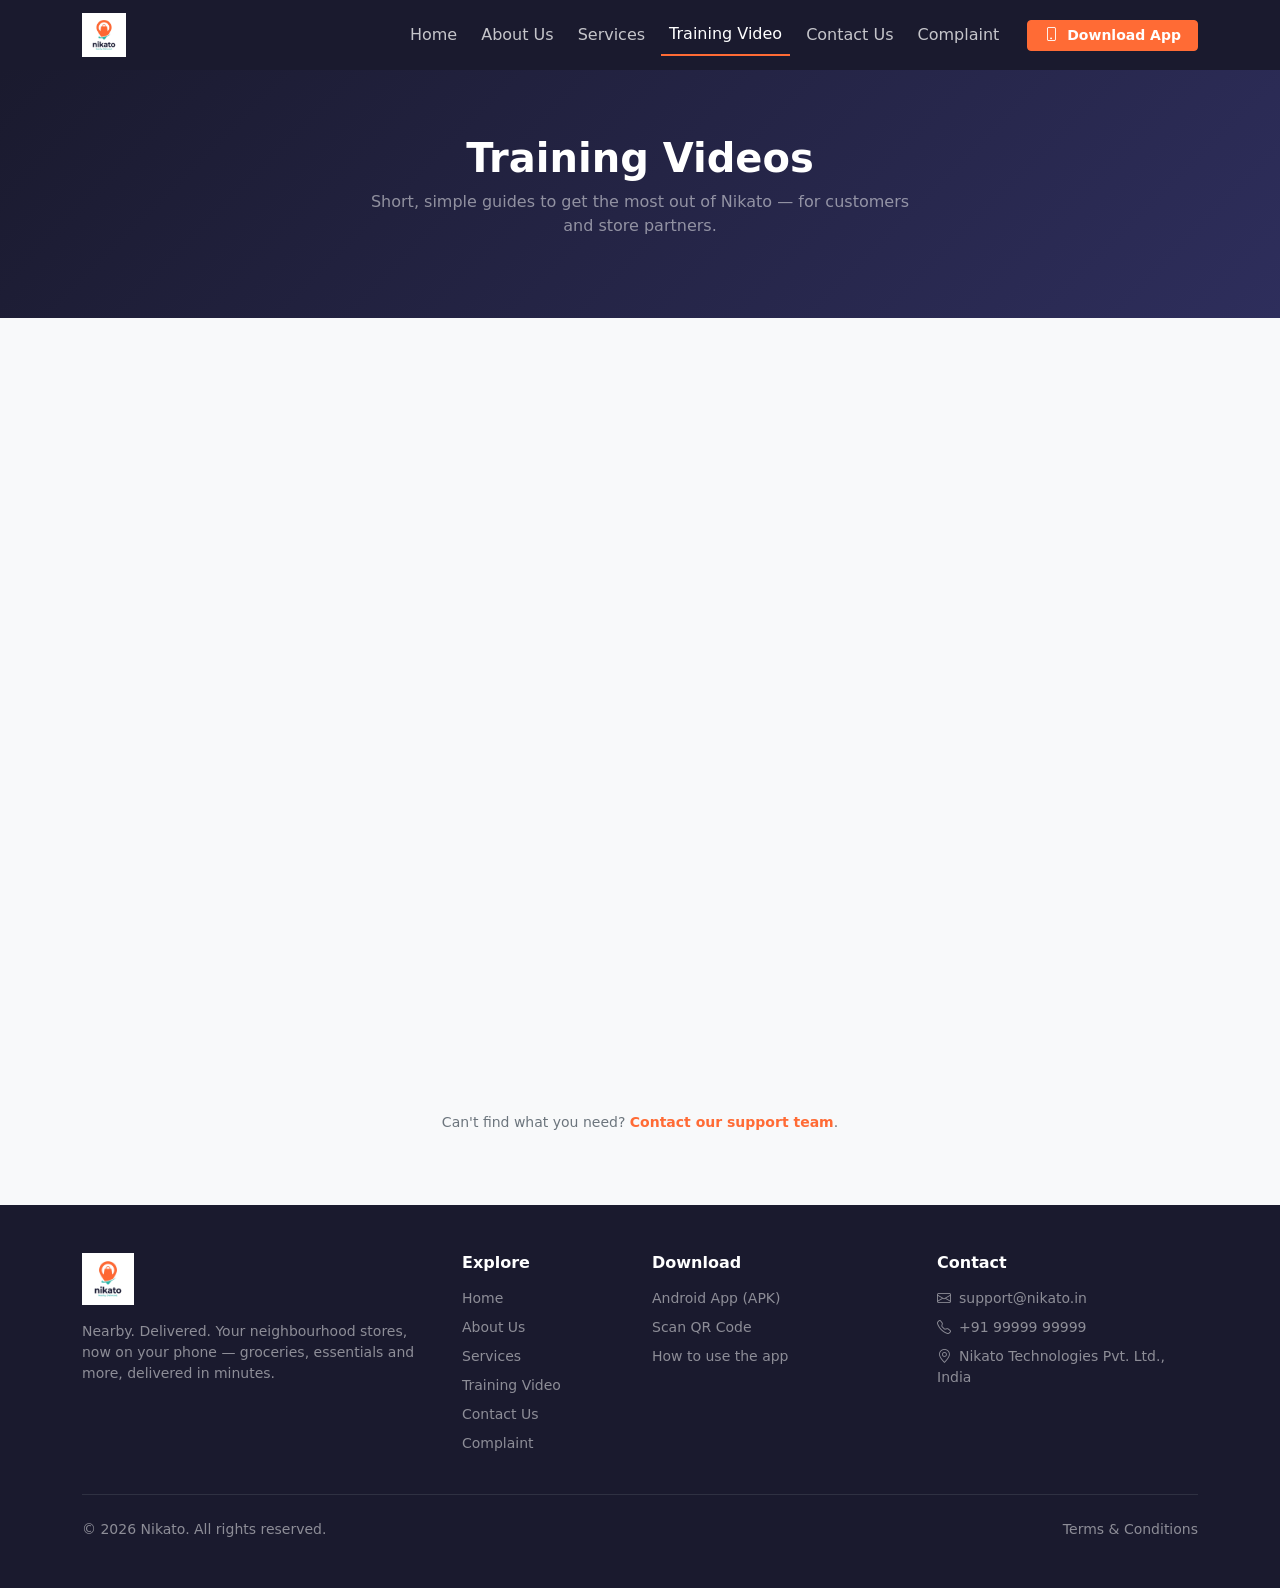
<file: training.html>
<!DOCTYPE html>
<html lang="en">
<head>
  <meta charset="UTF-8">
  <meta name="viewport" content="width=device-width, initial-scale=1">
  <title>Training Videos — Nikato</title>
  <meta name="description" content="Learn how to use the Nikato app — step-by-step training videos for customers and store partners.">
  <link rel="icon" type="image/png" href="assets/logo.png">
  <link href="https://cdn.jsdelivr.net/npm/bootstrap@5.3.3/dist/css/bootstrap.min.css" rel="stylesheet">
  <link href="https://cdn.jsdelivr.net/npm/bootstrap-icons@1.11.3/font/bootstrap-icons.min.css" rel="stylesheet">
  <link href="css/style.css" rel="stylesheet">
</head>
<body>

  <div id="site-nav"></div>

  <header class="page-header text-center">
    <div class="container">
      <h1 class="fw-bold mb-2">Training Videos</h1>
      <p class="text-white-50 col-lg-6 mx-auto">Short, simple guides to get the most out of Nikato — for customers and store partners.</p>
    </div>
  </header>

  <section class="py-5">
    <div class="container py-4">
      <div id="training-grid" class="row g-4">
        <div class="col-12">
          <div class="spinner-overlay text-brand">
            <div class="spinner-border" role="status"><span class="visually-hidden">Loading videos…</span></div>
          </div>
        </div>
      </div>
      <p class="text-center text-secondary small mt-4 mb-0">
        Can't find what you need? <a href="contact.html" class="brand-text fw-semibold text-decoration-none">Contact our support team</a>.
      </p>
    </div>
  </section>

  <!-- Video modal -->
  <div class="modal fade" id="videoModal" tabindex="-1" aria-labelledby="videoModalLabel" aria-hidden="true">
    <div class="modal-dialog modal-lg modal-dialog-centered">
      <div class="modal-content border-0">
        <div class="modal-header">
          <h2 class="modal-title h5 fw-bold" id="videoModalLabel">Video</h2>
          <button type="button" class="btn-close" data-bs-dismiss="modal" aria-label="Close"></button>
        </div>
        <div class="modal-body" id="video-modal-body"></div>
      </div>
    </div>
  </div>

  <div id="site-footer"></div>

  <script src="https://cdn.jsdelivr.net/npm/bootstrap@5.3.3/dist/js/bootstrap.bundle.min.js"></script>
  <script src="js/config.js"></script>
  <script src="js/main.js"></script>
  <script src="js/training.js"></script>
</body>
</html>
</file>
<file: css/style.css>
/* ─── Nikato brand theme ─────────────────────────────────────────────── */
:root {
  --nikato-orange: #FF6B35;
  --nikato-orange-dark: #E55A22;
  --nikato-teal: #2EC4B6;
  --nikato-navy: #1A1A2E;
  --nikato-bg: #F8F9FA;
}

body {
  font-family: 'Segoe UI', system-ui, -apple-system, sans-serif;
  background-color: var(--nikato-bg);
  color: var(--nikato-navy);
}

.navbar {
  background-color: var(--nikato-navy);
}

.navbar .nav-link {
  color: rgba(255, 255, 255, .75);
  font-weight: 500;
  margin: 0 .25rem;
}

.navbar .nav-link:hover,
.navbar .nav-link.active {
  color: #fff;
}

.navbar .nav-link.active {
  border-bottom: 2px solid var(--nikato-orange);
}

.btn-brand {
  background-color: var(--nikato-orange);
  border-color: var(--nikato-orange);
  color: #fff;
  font-weight: 600;
}

.btn-brand:hover, .btn-brand:focus {
  background-color: var(--nikato-orange-dark);
  border-color: var(--nikato-orange-dark);
  color: #fff;
}

.btn-outline-brand {
  border: 2px solid var(--nikato-orange);
  color: var(--nikato-orange);
  font-weight: 600;
}

.btn-outline-brand:hover {
  background-color: var(--nikato-orange);
  color: #fff;
}

.text-brand { color: var(--nikato-orange) !important; }
.text-teal  { color: var(--nikato-teal) !important; }
.bg-navy    { background-color: var(--nikato-navy) !important; }

footer {
  background-color: var(--nikato-navy);
}

.footer-links a:hover { color: #fff !important; }

/* Hero */
.hero {
  background: linear-gradient(135deg, var(--nikato-navy) 0%, #25254a 60%, #2e2e5c 100%);
  color: #fff;
  overflow: hidden;
}

.hero img.hero-logo {
  max-height: 300px;
  filter: drop-shadow(0 12px 24px rgba(0, 0, 0, .35));
}

.hero .badge-soft {
  background-color: rgba(46, 196, 182, .15);
  color: var(--nikato-teal);
  border: 1px solid rgba(46, 196, 182, .4);
  font-weight: 600;
}

/* Cards */
.card-feature {
  border: none;
  border-radius: 1rem;
  transition: transform .2s ease, box-shadow .2s ease;
  height: 100%;
}

.card-feature:hover {
  transform: translateY(-6px);
  box-shadow: 0 12px 24px rgba(26, 26, 46, .12);
}

.icon-tile {
  width: 56px;
  height: 56px;
  border-radius: 14px;
  display: inline-flex;
  align-items: center;
  justify-content: center;
  font-size: 26px;
  background-color: rgba(255, 107, 53, .12);
  color: var(--nikato-orange);
}

.icon-tile.teal {
  background-color: rgba(46, 196, 182, .12);
  color: var(--nikato-teal);
}

/* Product cards (rendered from API) */
.product-card {
  background: #fff;
  border-radius: .9rem;
  overflow: hidden;
  box-shadow: 0 2px 10px rgba(26, 26, 46, .08);
  height: 100%;
  display: flex;
  flex-direction: column;
}

.product-img {
  height: 140px;
  background: #F3E8FF;
  display: flex;
  align-items: center;
  justify-content: center;
  font-size: 44px;
  font-weight: 700;
  color: var(--nikato-orange);
  position: relative;
}

.product-discount {
  position: absolute;
  top: 8px;
  left: 8px;
  background: #EF4444;
  color: #fff;
  font-size: .7rem;
  font-weight: 700;
  padding: 2px 8px;
  border-radius: 6px;
}

.product-body {
  padding: .9rem;
  display: flex;
  flex-direction: column;
  gap: .25rem;
  flex: 1;
}

.product-cat {
  font-size: .75rem;
  color: #6B7280;
}

.product-retailer {
  font-size: .75rem;
  color: #6B7280;
}

.product-price { color: var(--nikato-orange); font-weight: 700; }
.product-mrp   { color: #9CA3AF; text-decoration: line-through; font-size: .85rem; }

.stock-badge {
  font-size: .7rem;
  font-weight: 700;
  color: #B45309;
  background: #FEF3C7;
  padding: 2px 8px;
  border-radius: 6px;
  white-space: nowrap;
}

/* Catalog toolbar */
.catalog-toolbar .form-control:focus,
.catalog-toolbar .form-select:focus {
  border-color: var(--nikato-orange);
  box-shadow: 0 0 0 .2rem rgba(255, 107, 53, .15);
}

.catalog-toolbar .input-group-text { color: #6B7280; }

.chip-count {
  font-weight: 500;
  opacity: .75;
}

.catalog-refresh:disabled i { opacity: .5; }

.spin { animation: spin 1s linear infinite; }
@keyframes spin { to { transform: rotate(360deg); } }

/* Loading skeletons */
.skeleton {
  background: linear-gradient(90deg, #EEF0F3 25%, #E2E5EA 50%, #EEF0F3 75%);
  background-size: 200% 100%;
  animation: shimmer 1.3s infinite;
  border-radius: 6px;
}

.skeleton-img  { height: 140px; border-radius: 0; }
.skeleton-line { height: 12px; }

@keyframes shimmer {
  from { background-position: 200% 0; }
  to   { background-position: -200% 0; }
}

/* Category filter chips */
.chip {
  border: 1.5px solid #E5E7EB;
  background: #fff;
  border-radius: 999px;
  padding: .35rem 1rem;
  font-size: .9rem;
  font-weight: 600;
  color: var(--nikato-navy);
}

.chip.active {
  background: var(--nikato-orange);
  border-color: var(--nikato-orange);
  color: #fff;
}

/* Page headers */
.page-header {
  background: linear-gradient(135deg, var(--nikato-navy), #2e2e5c);
  color: #fff;
  padding: 4rem 0;
}

/* Timeline (About) */
.timeline {
  border-left: 3px solid var(--nikato-orange);
  padding-left: 1.5rem;
}

.timeline-item { position: relative; margin-bottom: 1.75rem; }
.timeline-item::before {
  content: '';
  position: absolute;
  left: -1.78rem;
  top: 4px;
  width: 14px;
  height: 14px;
  border-radius: 50%;
  background: var(--nikato-orange);
  border: 3px solid #fff;
  box-shadow: 0 0 0 2px var(--nikato-orange);
}

/* QR box */
.qr-box {
  background: #fff;
  border-radius: 1.25rem;
  padding: 1.5rem;
  display: inline-block;
  box-shadow: 0 12px 30px rgba(26, 26, 46, .15);
}

#qrcode img, #qrcode canvas { border-radius: .5rem; }

/* Training */
.training-card { cursor: pointer; }
.training-thumb {
  aspect-ratio: 16 / 9;
  background: linear-gradient(135deg, var(--nikato-navy), #34345f);
  color: #fff;
  display: flex;
  align-items: center;
  justify-content: center;
  font-size: 3rem;
  cursor: pointer;
}

.training-play {
  width: 72px;
  height: 72px;
  border-radius: 50%;
  background: var(--nikato-orange);
  color: #fff;
  display: inline-flex;
  align-items: center;
  justify-content: center;
  font-size: 2rem;
  box-shadow: 0 8px 20px rgba(255, 107, 53, .45);
  transition: transform .2s ease;
}

.training-thumb:hover .training-play { transform: scale(1.1); }

.video-placeholder {
  aspect-ratio: 16 / 9;
  background: #F1F3F5;
  border-radius: .5rem;
  display: flex;
  flex-direction: column;
  align-items: center;
  justify-content: center;
  text-align: center;
  padding: 1.5rem;
}

/* Download page */
.brand-text { color: var(--nikato-orange) !important; }

.step-icon {
  width: 40px;
  height: 40px;
  min-width: 40px;
  border-radius: 50%;
  background: var(--nikato-orange);
  color: #fff;
  font-weight: 700;
  display: inline-flex;
  align-items: center;
  justify-content: center;
}

/* Loading skeleton */
.spinner-overlay {
  min-height: 160px;
  display: flex;
  align-items: center;
  justify-content: center;
}

/* Reveal on scroll */
.reveal {
  opacity: 0;
  transform: translateY(24px);
  transition: opacity .6s ease, transform .6s ease;
}

.reveal.visible {
  opacity: 1;
  transform: none;
}
</file>
